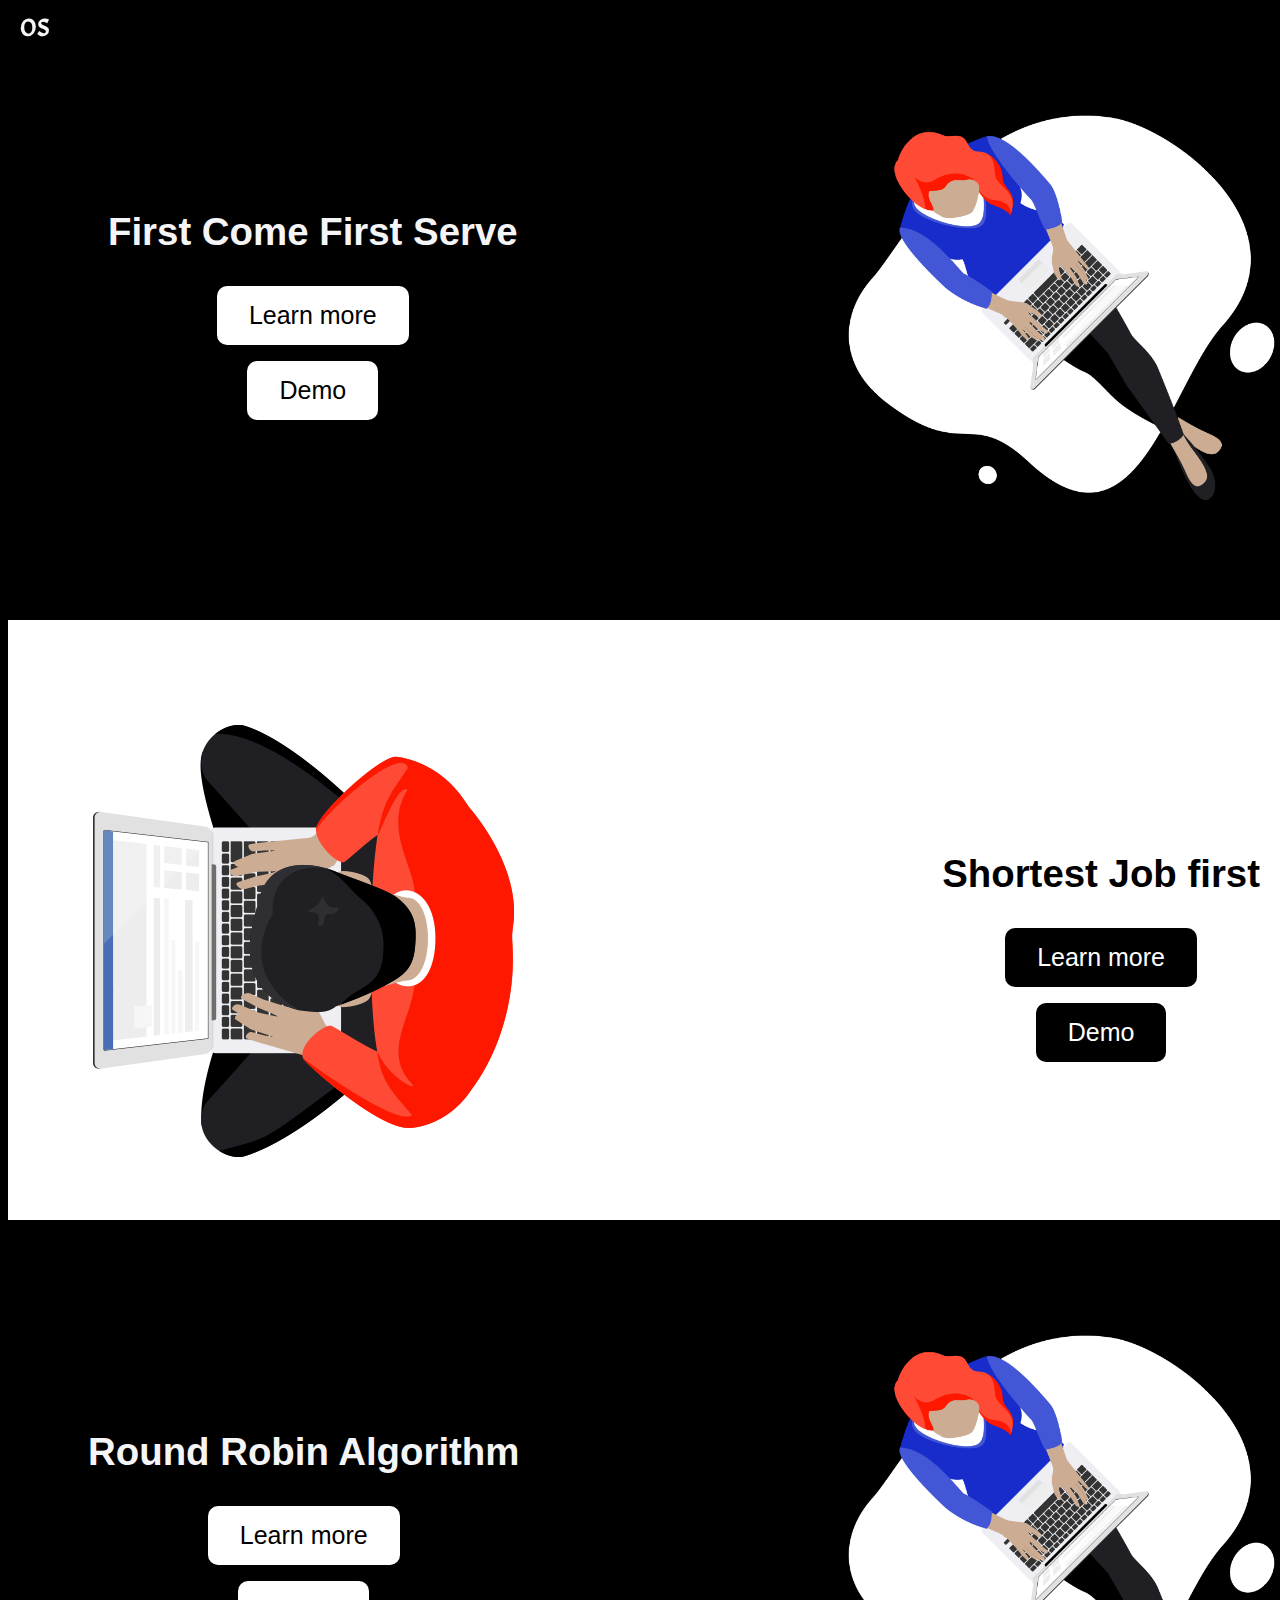
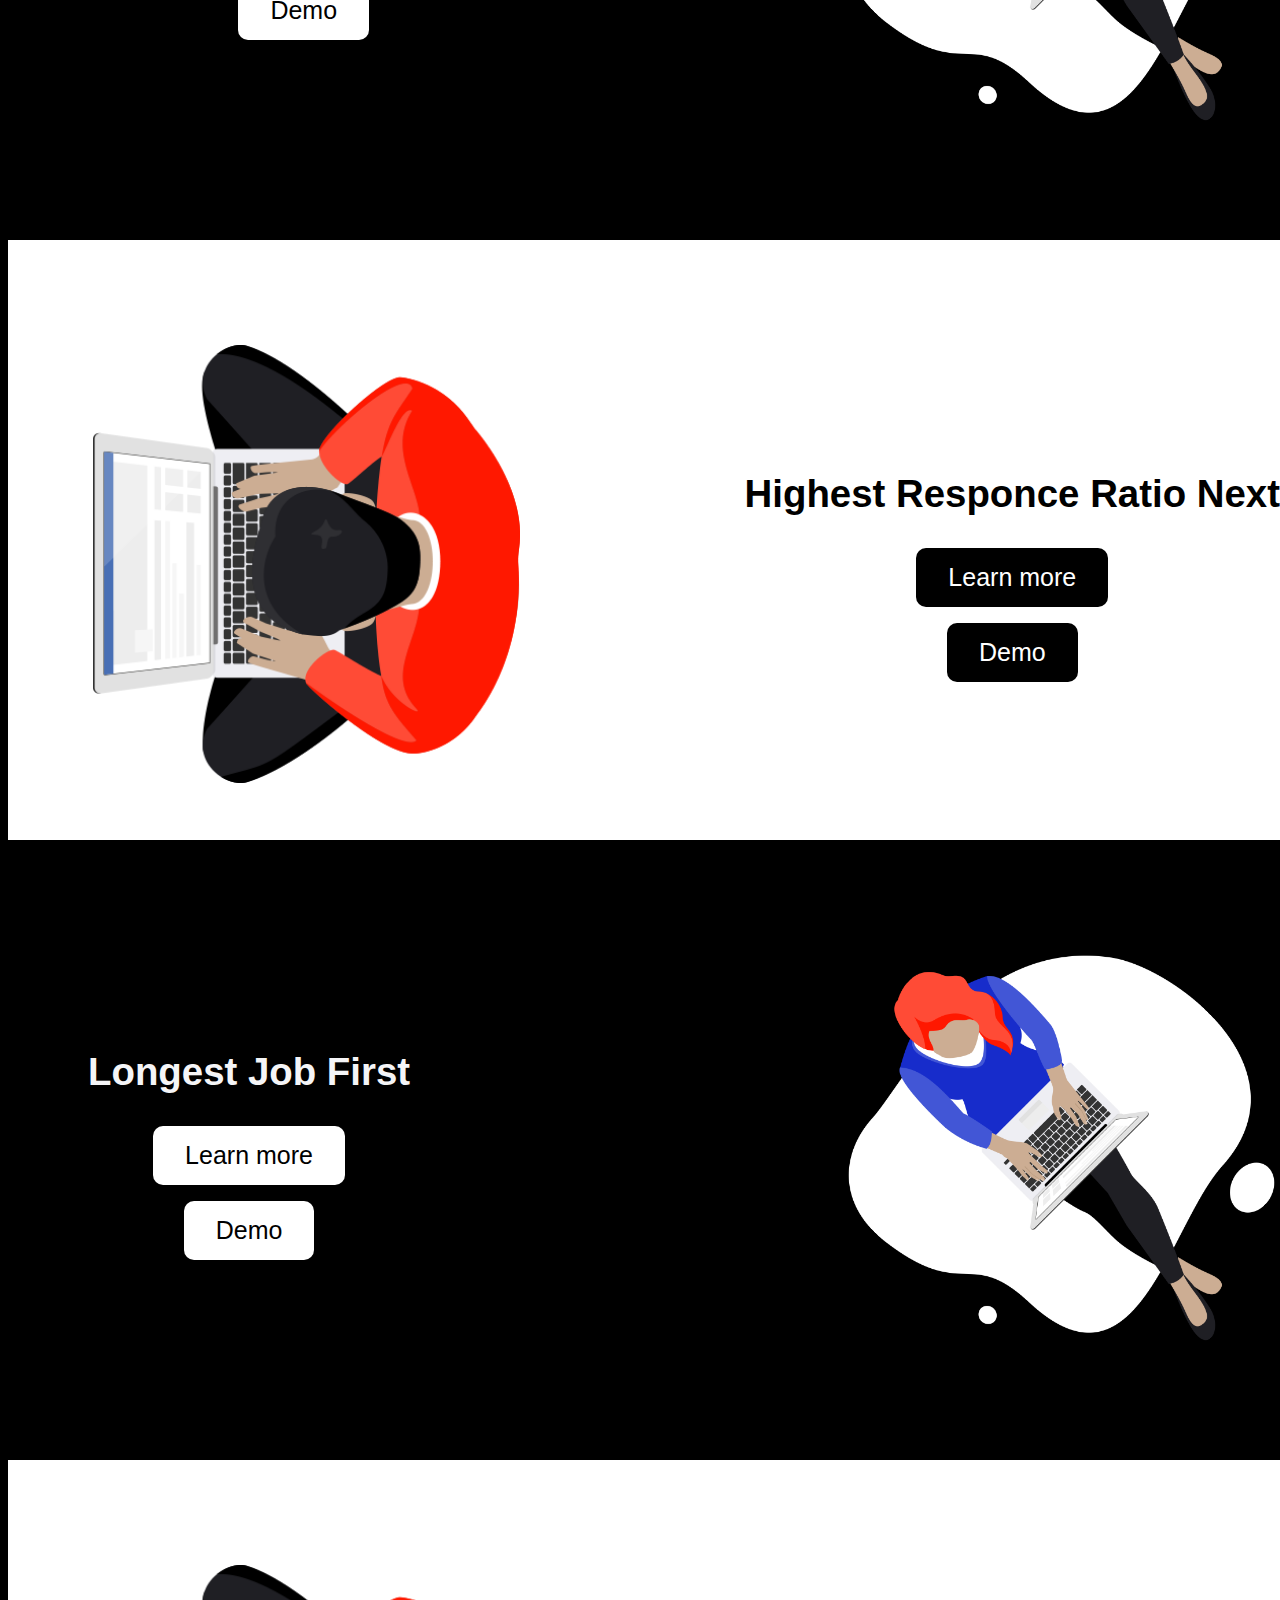
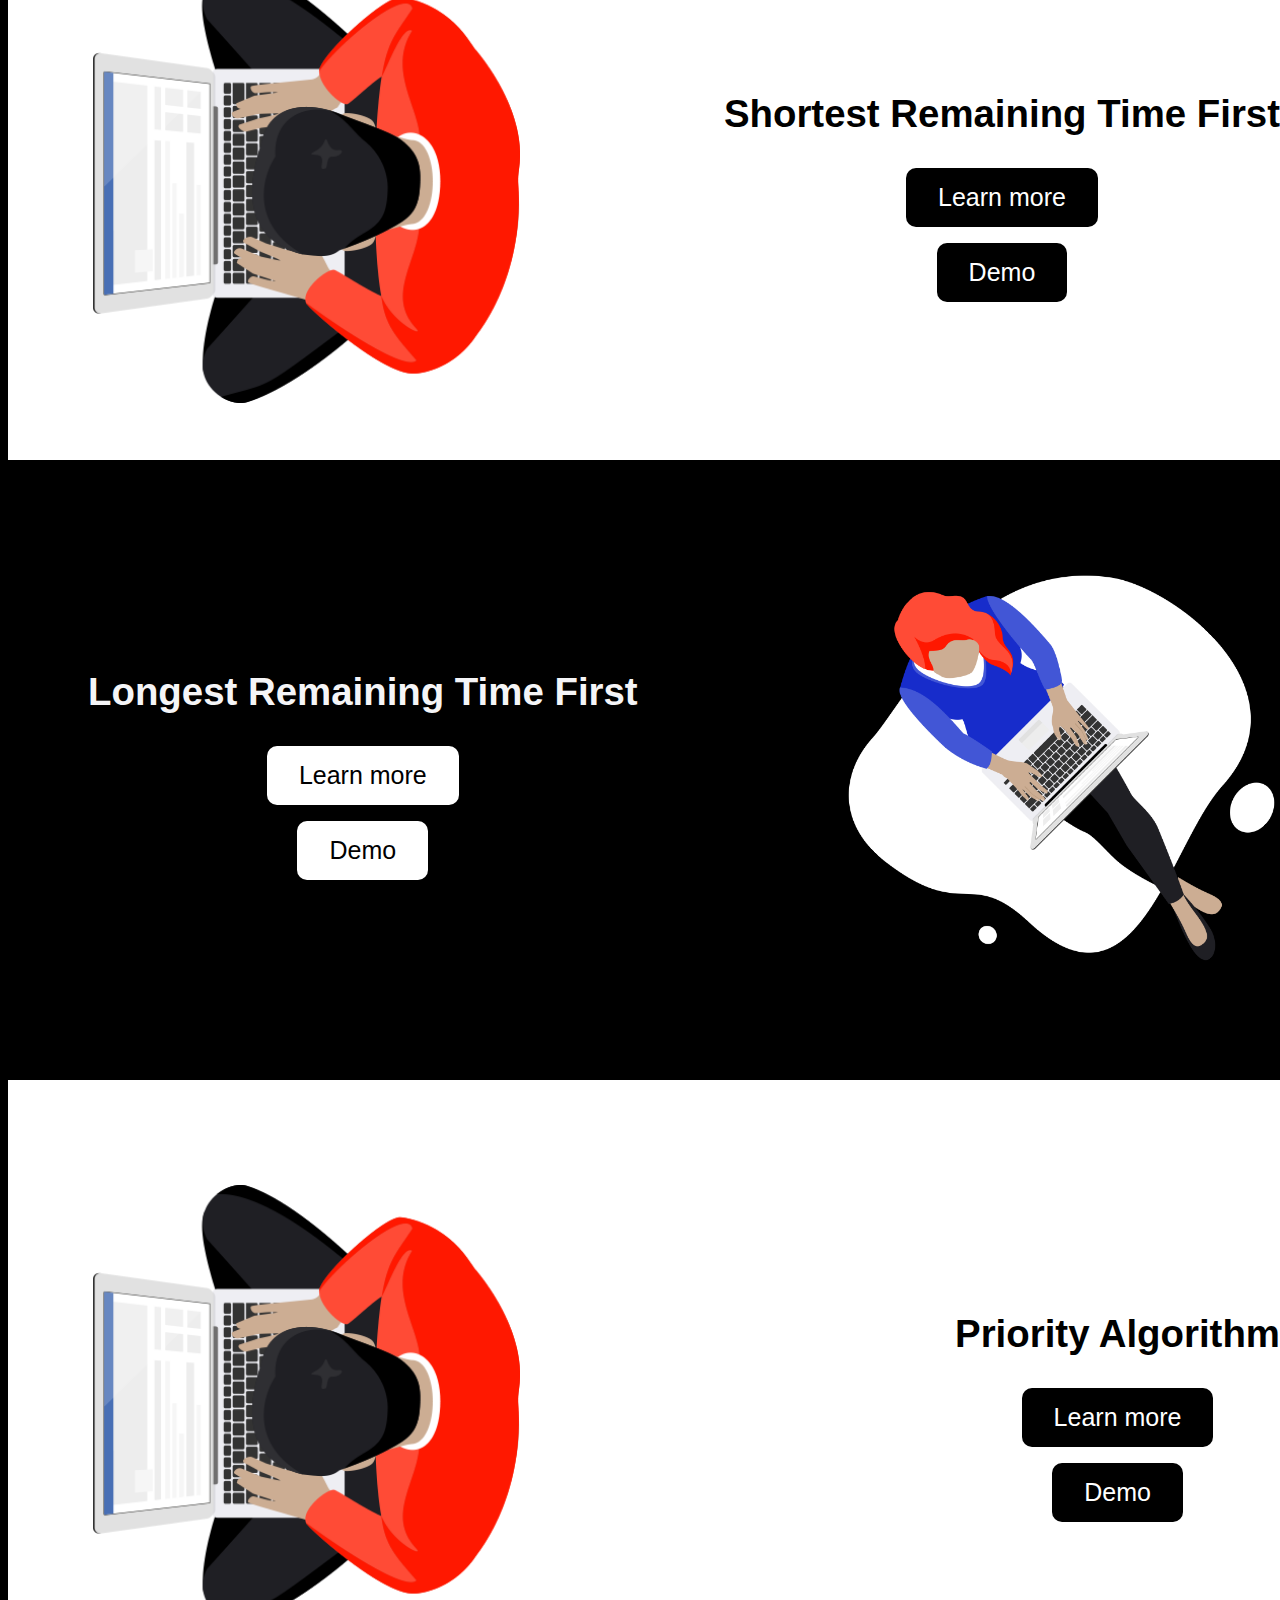
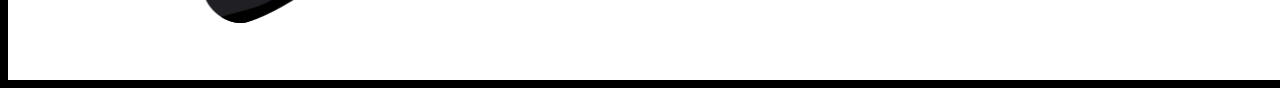
<file: index.html>
<!DOCTYPE html>
<html lang="en">
<head>
    <meta charset="UTF-8">
    <meta name="viewport" content="width=device-width, initial-scale=1.0">
    <title>Document</title>
    <link href="https://fonts.googleapis.com/css2?family=Acme&family=Lobster&display=swap" rel="stylesheet">
    <link rel="stylesheet" href="header.css">
    <style>
        body{
    font-family: -apple-system, BlinkMacSystemFont, 'Segoe UI', Roboto, Oxygen, Ubuntu, Cantarell, 'Open Sans', 'Helvetica Neue', sans-serif;
            background-color: black;
}
       .fcfs{
           background-image: url("");
           background-repeat: no-repeat;
           overflow: hidden;
           width: 1600px;
           height: 500px;
           display: flex;
           margin-top: 10px;
           color: #f5f5f7;
           padding-top: 100px;
       }
       .sjf{
           background-color: white;
           background-repeat: no-repeat;
           overflow: hidden;
           width: 1600px;
           height: 500px;
           display: flex;
           margin-top: 10px;
           color: #f5f5f7;
           padding-top: 50px;
           color:black;
           padding-top: 100px;
       }
       .core{
           padding-left: 5%;
       }
       .core a{
           font-size: 25px;
           color: black;
           background: white;
           border-radius: 10px;
       }
       .core1{
           padding-left: 5%
       }
       .core1 a{
           font-size: 25px;
           color:white;
           background : black;
           border-radius: 10px;
       }

#b1{
  text-align: center;
  padding: 15px 32px;
  display: inline-block;
}
#b2{
text-align: center;
  padding: 15px 32px;
  display: inline-block;
}

a{
text-align: center;
}

p{
text-align: center;
}
.column {
  width: 33.33%;
  padding: 5px;
  position:absolute;
right:0;
}

.column1 {
  width: 33.33%;
  padding: 5px;
  float: left;
position: absolute;
}


        #b1:hover{
            color: white;
            border: 5px solid white;
            background-color: black;
            cursor: pointer;
            
            
        }
        #b2:hover{
            color: black;
            border: 5px solid black;
            background-color: white;
            cursor: pointer;
            
        }

h2{
font-size: 40px;
}
    </style>
</head>
<body>
    <div class="header">
        <div class="left">
            <a href="index.html">OS</a>
        </div>
        <div class="mid">
            <a href="FCFS.html">FCFS</a>
            <a href="SJF.html">SJF</a>
            <a href="RR.html">RR</a>
            <a href="hrrn.html">HRRN</a>
            <a href="ljf.html">LJF</a>
            <a href="srtf.html">SRTF</a>
            <a href="lrtf.html">LRTF</a>
            <a href="pr.html">PRIORITY</a>

        </div>
        <div class="right">
            <a href="about_us.html">about us</a>
        </div>
    </div>

    <div class="fcfs">
        <div class="core">
	<div class="column">
    	<img src="1.png" alt="Snow" style="max-width:100%;height:auto;">
  	</div>
            <div style="height:200px; margin:100px 20px 0px" >
            <h2 style="font-size:3vw;">First Come First Serve</h2>
            <p><a  id="b1" onclick="window.location.href = 'fcfs_info.html';">Learn more </a></p>
            <p><a  id="b1" onclick="window.location.href = 'FCFS.html';">Demo</a></p>
             </div>
         </div>
    </div>
    <div class="sjf">
        <div class="core1">
	<div class="column1">
    	<img src="2.png" alt="Snow" style="max-width:100%;height:auto;">
  	</div>
            <div  style="position:absolute; right:0; height:200px; margin:100px 20px 0px">
            <h2 style="font-size:3vw;">Shortest Job first</h2>
           <p> <a id="b2" onclick="window.location.href = 'sjf_info.html';">Learn more </a></p>
            <p><a id="b2" onclick="window.location.href = 'SJF.html';">Demo</a></p>
        </div>
    </div>
</div>
    <div class="fcfs">
        <div class="core">
	<div class="column">
    	<img src="1.png" alt="Snow" style="width:100%">
  	</div>
            <div style="height:200px; margin:100px 0px 0px">
            <h2 style="font-size:3vw;">Round Robin Algorithm</h2>
            <p><a id="b1" onclick="window.location.href = 'fcfs_info.html';">Learn more </a></p>
            <p><a id="b1" onclick="window.location.href = 'RR.html';">Demo</a></p>
        </div>
    </div>
</div>
    <div class="sjf">
        <div class="core1">
	<div class="column1">
    	<img src="2.png" alt="Snow" style="width:100%">
  	</div>
            <div  style="position:absolute; right:0; height:200px; margin:100px 0px 0px">
            <h2 style="font-size:3vw;">Highest Responce Ratio Next</h2>
           <p> <a id="b2" onclick="window.location.href = 'fcfs_info.html';">Learn more </a></p>
            <p><a id="b2" onclick="window.location.href = 'hrrn.html';">Demo</a></p>
        </div>
    </div>
</div>

 <div class="fcfs">
        <div class="core">
	<div class="column">
    	<img src="1.png" alt="Snow" style="width:100%">
  	</div>
            <div style="height:200px; margin:100px 0px 0px">
            <h2 style="font-size:3vw;">Longest Job First</h2>
            <p><a id="b1" onclick="window.location.href = 'fcfs_info.html';">Learn more </a></p>
            <p><a id="b1" onclick="window.location.href = 'ljf.html';">Demo</a></p>
        </div>
    </div>
</div>

<div class="sjf">
        <div class="core1">
	<div class="column1">
    	<img src="2.png" alt="Snow" style="width:100%">
  	</div>
            <div  style="position:absolute; right:0; height:200px; margin:100px 0px 0px">
            <h2 style="font-size:3vw;">Shortest Remaining Time First</h2>
           <p> <a id="b2" onclick="window.location.href = 'fcfs_info.html';">Learn more </a></p>
            <p><a id="b2" onclick="window.location.href = 'srtf.html';">Demo</a></p>
        </div>
    </div>
</div>

 <div class="fcfs">
        <div class="core">
	<div class="column">
    	<img src="1.png" alt="Snow" style="width:100%">
  	</div>
            <div style="height:200px; margin:100px 0px 0px">
            <h2 style="font-size:3vw;">Longest Remaining Time First</h2>
            <p><a id="b1" onclick="window.location.href = 'fcfs_info.html';">Learn more </a></p>
            <p><a id="b1" onclick="window.location.href = 'lrtf.html';">Demo</a></p>
        </div>
    </div>
</div>
<div class="sjf">
    <div class="core1">
<div class="column1">
    <img src="2.png" alt="Snow" style="width:100%">
  </div>
        <div  style="position:absolute; right:0; height:200px; margin:100px 0px 0px">
        <h2 style="font-size:3vw;">Priority Algorithm</h2>
       <p> <a id="b2" onclick="window.location.href = 'fcfs_info.html';">Learn more </a></p>
        <p><a id="b2" onclick="window.location.href = 'pr.html';">Demo</a></p>
    </div>
</div>
</div>


</body>
</html>
</file>
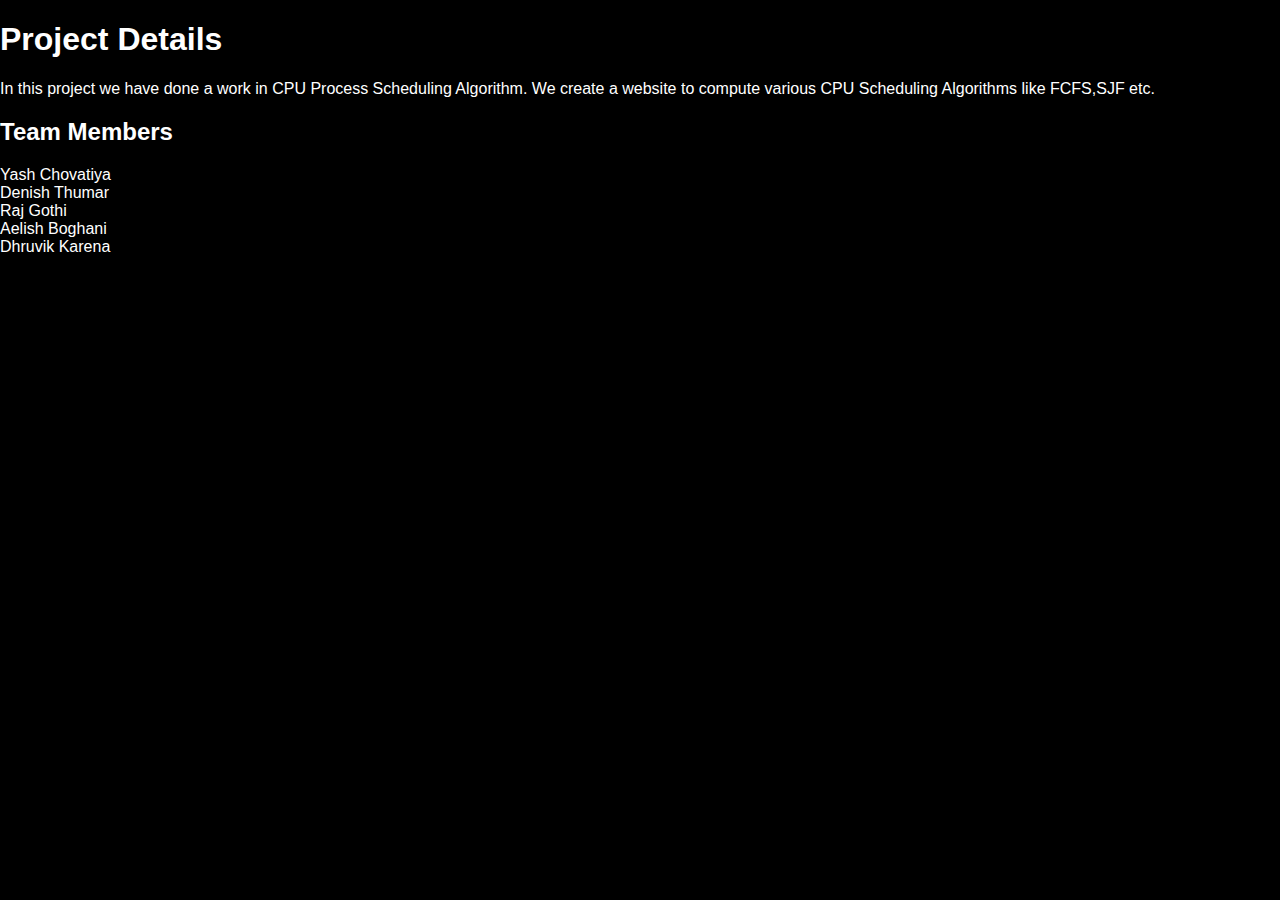
<file: about_us.html>
<!DOCTYPE html>
<!DOCTYPE html>
<html lang="en" dir="ltr">
  <head>
    <meta charset="utf-8">
    <title>About Us</title>
    <style media="screen">
    body {
        color: white;
        font-family: 'Alata', sans-serif;
        margin: 0px;
        padding: 0px;
        background: black;
    }
    </style>
  </head>
  <body>
    <h1>
      Project Details
    </h1>
    <p><li>In this project we have done a work in CPU Process Scheduling Algorithm. We create a website to compute various CPU Scheduling Algorithms like FCFS,SJF etc.</li></p>
<h2>Team Members</h2>
<li>Yash Chovatiya</li>
<li>Denish Thumar</li>
<li>Raj Gothi</li>
<li>Aelish Boghani</li>
<li>Dhruvik Karena</li>
  </body>
</html>
</file>
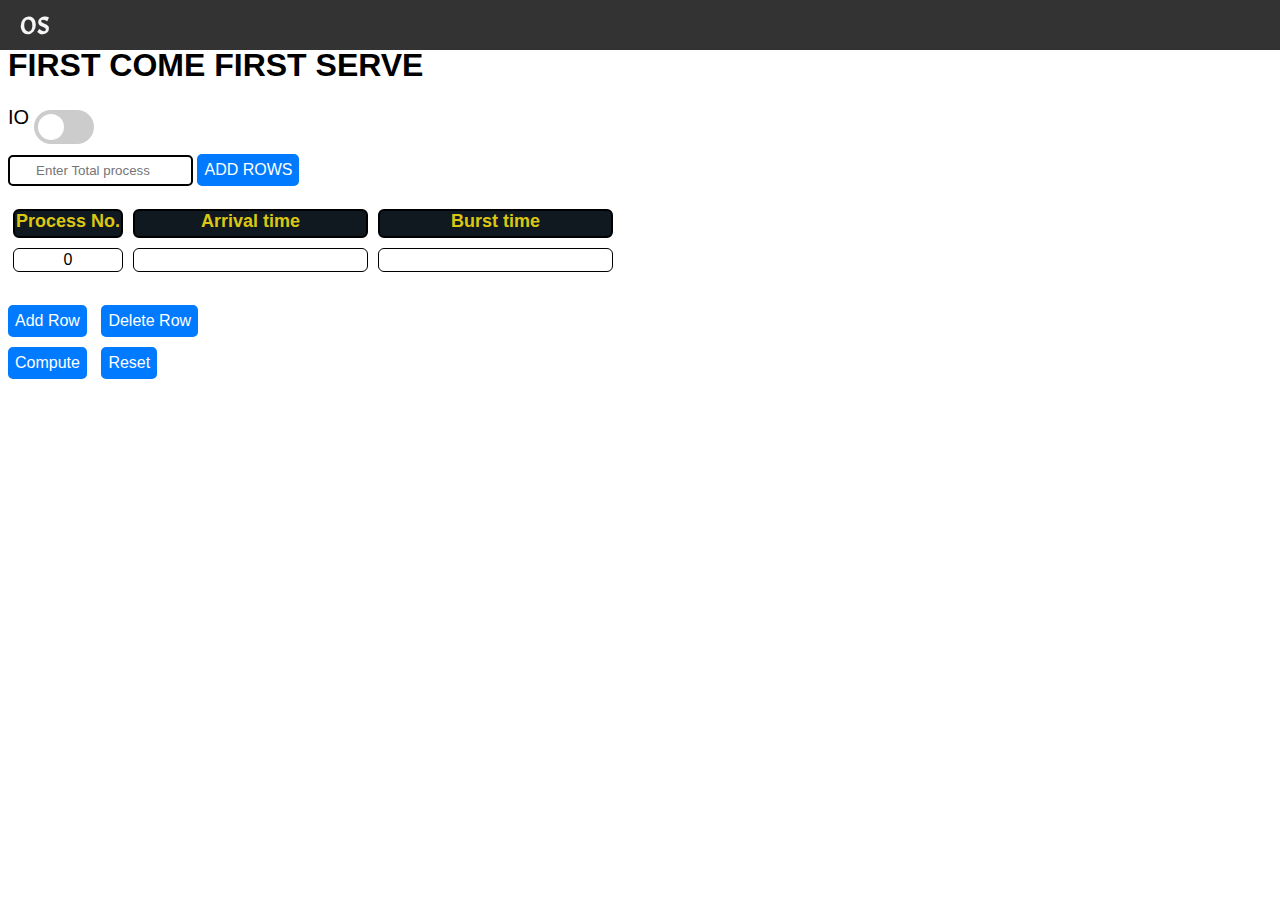
<file: FCFS.html>
<!DOCTYPE html>
<html lang="en">

<head>
    <meta charset="UTF-8">
    <meta name="viewport" content="width=device-width, initial-scale=1.0">
    <title>First come first serve</title>
    <link rel="stylesheet" href="demo.css">
    <link rel="stylesheet" href="header.css">
    <link href="https://fonts.googleapis.com/css2?family=Acme&family=Lobster&display=swap" rel="stylesheet">
</head>

<body>
    <div class="header">
        <div class="left">
            <a href="index.html">OS</a>
        </div>
        <div class="mid">
            <a href="FCFS.html">FCFS</a>
            <a href="SJF.html">SJF</a>
            <a href="RR.html">RR</a>
            <a href="hrrn.html">HRRN</a>
            <a href="ljf.html">LJF</a>
            <a href="srtf.html">SRTF</a>
            <a href="lrtf.html">LRTF</a>
            <a href="pr.html">PRIORITY</a>

        </div>
        <div class="right">
            <a href="about_us.html">about us</a>
        </div>
    </div>

    <br>
    <h1>FIRST COME FIRST SERVE</h1>
    <!-- <button class="btn" id="withoutIO">without IO</button>
    <button class="btn" id="withIO">with IO</button> -->
    <label style="font-size: 20px; width: 60px;height: 34px;">IO</label>
    <label class="switch">
        <input type="checkbox" id="check">
        <span class="slider round"></span>
      </label>
    <br>
    <input type="number" id="process" placeholder="Enter Total process">
    <button class="btn" id="add">ADD ROWS</button>
    <br><br>

    <div id="container">
        <div class="item">Process No.</div>
        <div class="item">Arrival time</div>
        <div class="item">Burst time</div>

        <div class="item ans" style="border: 2px solid black;">Completion Time</div>
        <div class="item ans" style="border: 2px solid black;">Turn Around Time</div>
        <div class="item ans" style="border: 2px solid black;">Waiting Time</div>
    </div>

    <div id="container_IO">
        <div class="item">Process No.</div>
        <div class="item">Total IO</div>
        <div class="item">Arrival time</div>
        <div class="item">Burst time</div>

        <div class="item ans" style="border: 2px solid black;">Completion Time</div>
        <div class="item ans" style="border: 2px solid black;">Turn Around Time</div>
        <div class="item ans" style="border: 2px solid black;">Waiting Time</div>
    </div>
    
    <div id="data">
        <label class="cen">0</label>
        <input type="number" class="cen">
        <input type="number" class="cen">
        <label class="ans"></label>
        <label class="ans"></label>
        <label class="ans"></label>
    </div>

    <div id="data_IO">
        <label class="cen">0</label>
        <input type="number" class="cen">
        <input type="number" class="cen">
        <div class="cen" style="overflow: auto;">
            <input type="number" class="cen_IO" placeholder="BT" style="width:60px;">
        </div>
        <label class="ans"></label>
        <label class="ans"></label>
        <label class="ans"></label>
    </div>
    <br>
    <button id="add_row" class="btn">Add Row</button>
    <button id="delete_row" class="btn">Delete Row</button>
    <br>
    <button id="compute" class="btn">Compute</button>
    <button id="reset" class="btn">Reset</button>
    <br><br>

    <!-- <button id="animate" class="btn">Animate</button> -->

    <div id="animateAll">
        <label class="start"></label>
        <div class="animation">
            <label class="process_animate">p0</label>
        </div>
    </div>

    <div class="avg">
        <span class="b">Average Turn Around Time </span>
        <label class="a" id="avg_tat"></label>
        <span class="b">Average Waiting Time </span>
        <label class="a" id="avg_wat"></label>
    </div>
</body>
<script src="jquery.js"></script>
<script type="module" src="fcfs.js"></script>
<script src="priority-queue.js"></script>

</html>
</file>
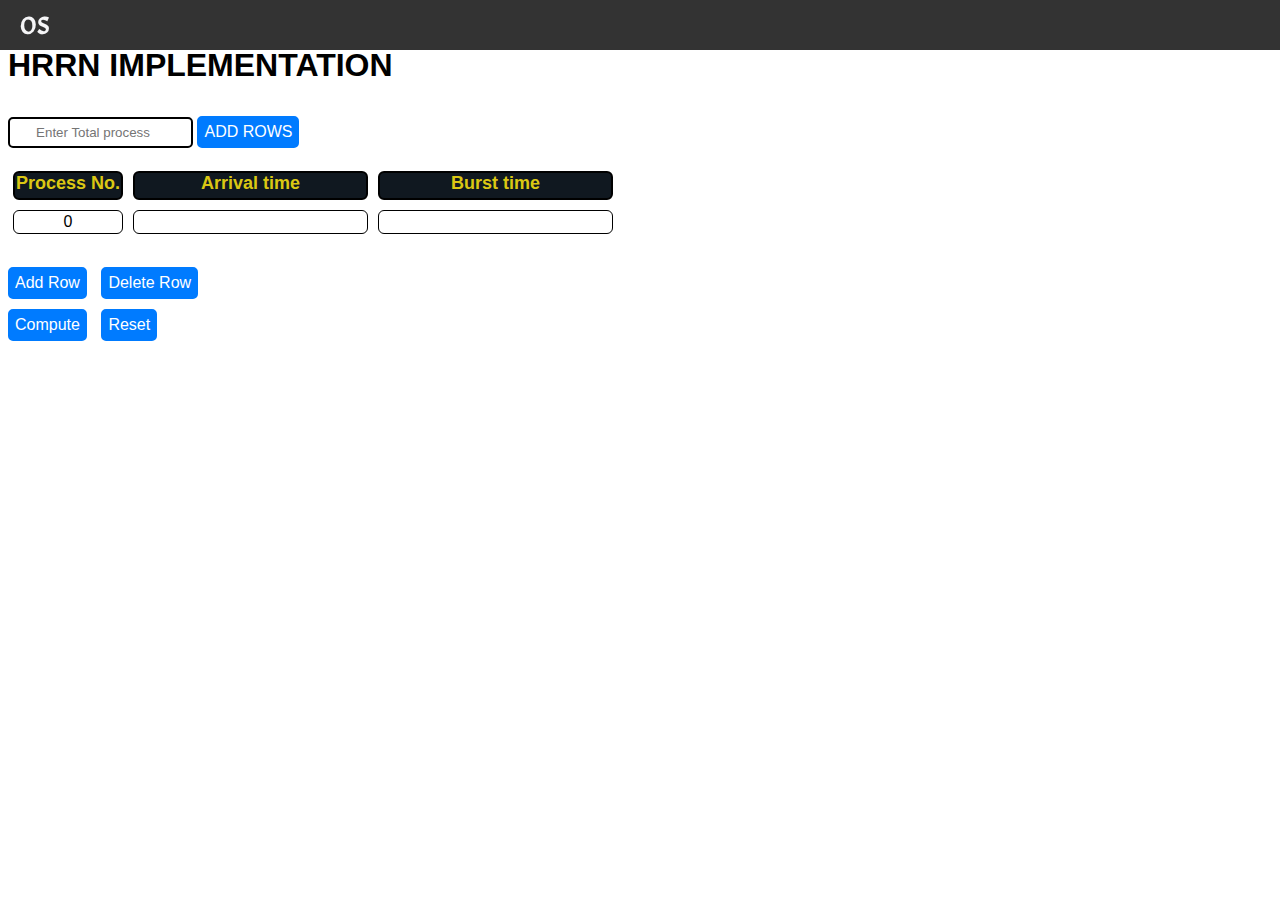
<file: hrrn.html>
<!DOCTYPE html>
<html lang="en">

<head>
    <meta charset="UTF-8">
    <meta name="viewport" content="width=device-width, initial-scale=1.0">
    <title>Highest Response Ratio Next</title>
    <link rel="stylesheet" href="demo.css">
    <link href="https://fonts.googleapis.com/css2?family=Acme&family=Lobster&display=swap" rel="stylesheet">
    <link rel="stylesheet" href="header.css">
</head>

<body>
    <div class="header">
        <div class="left">
            <a href="index.html">OS</a>
        </div>
        <div class="mid">
            <a href="FCFS.html">FCFS</a>
            <a href="SJF.html">SJF</a>
            <a href="RR.html">RR</a>
            <a href="hrrn.html">HRRN</a>
            <a href="ljf.html">LJF</a>
            <a href="srtf.html">SRTF</a>
            <a href="lrtf.html">LRTF</a>
            <a href="pr.html">PRIORITY</a>

        </div>
        <div class="right">
            <a href="about_us.html">about us</a>
        </div>
    </div>

    <br>
    <h1>HRRN IMPLEMENTATION</h1>

    <input type="number" id="process" placeholder="Enter Total process">
    <button class="btn" id="add">ADD ROWS</button>
    <br><br>

    <div id="container">
        <div class="item">Process No.</div>
        <div class="item">Arrival time</div>
        <div class="item">Burst time</div>

        <div class="item ans" style="border: 2px solid black;">Completion Time</div>
        <div class="item ans" style="border: 2px solid black;">Turn Around Time</div>
        <div class="item ans" style="border: 2px solid black;">Waiting Time</div>

    </div>

    <div id="data">
        <label class="cen">0</label>
        <input type="number" class="cen">
        <input type="number" class="cen">
        <label class="ans"></label>
        <label class="ans"></label>
        <label class="ans"></label>
    </div>
    <br>
    <button id="add_row" class="btn">Add Row</button>
    <button id="delete_row" class="btn">Delete Row</button>
    <br>
    <button id="compute" class="btn">Compute</button>
    <button id="reset" class="btn">Reset</button>

    <br><br>

    <!-- <button id="animate" class="btn">Animate</button> -->

    <div id="animateAll">
        <label class="start"></label>
        <div class="animation">
            <label class="process_animate">p0</label>
        </div>
    </div>

    <div class="avg">
        <span class="b">Average Turn Around Time </span>
        <label class="a" id="avg_tat"></label>
        <span class="b">Average Waiting Time </span>
        <label class="a" id="avg_wat"></label>
    </div>
    
</body>
<script src="jquery.js"></script>
<script type="module" src="hrrn.js"></script>

</html>
</file>
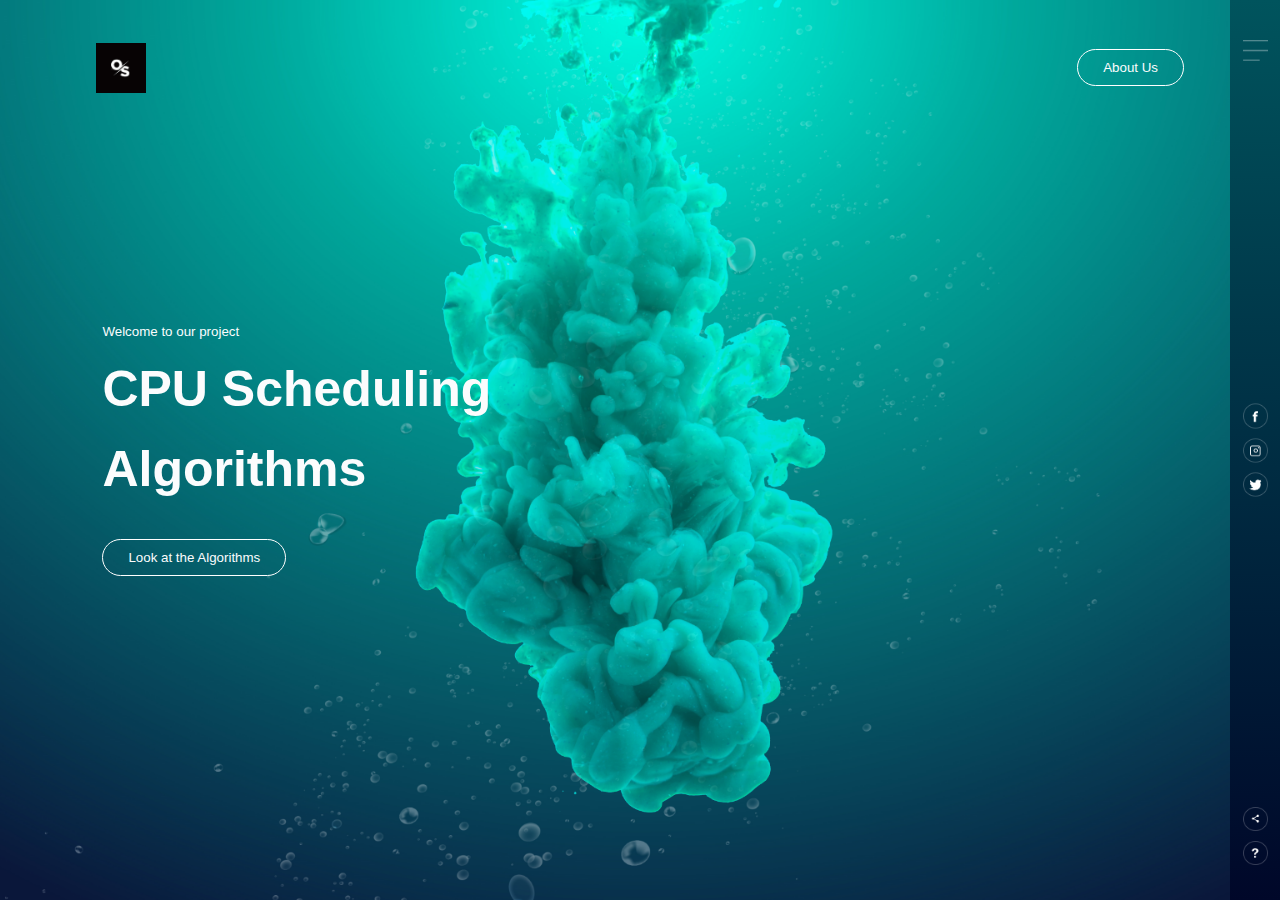
<file: index1.html>
<html>
    <head>
        <title>My First project</title>
        <style media="screen">
          *{
            margin: 0;
            padding: 0;
            font-family: sans-serif;;
          }
          .hero
          {
            width: 100%;
            height: 100vh;
            background-image: url(background.png);
            background-size: cover;
            background-position: center;
            position: relative;
            overflow: hidden;

          }
          .logo
          {
            width: 50px;
            cursor: pointer;
          }
          .navbar
          {
            width: 85%;
            height: 15%;
            margin: auto;
            display: flex;
            align-items: center;
            justify-content: space-between;

          }
          button
          {
            color: #fbfcfd;
            padding: 10px 25px;
            background: transparent;
            border: 1px solid #fff;
            border-radius: 20px;
            outline: none;
            cursor: pointer;
          }
          .content
          {
            color: #fbfcfd;
            position: absolute;
            top: 50%;
            left: 8%;
            transform: translateY(-50%);
            z-index: 2;
          }
          h1{
            font-size: 50px;
            margin: 10px 0 30px;
            line-height: 80px;
          }
          .side-bar {
            width: 50px;
            height: 100vh;
            background: linear-gradient(#00545d,#000729);
            position: absolute;
            right: 0;
            top: 0;

          }
          .menu{
            display: block;
            width: 25px;
            margin: 40px auto 0;
            cursor: pointer;
          }
          .social-links img,.useful-links img{
            width: 25px;
            margin: 5px auto;
            cursor: pointer;
          }
          .social-links{
            width: 50px;
            text-align: center;
            position: absolute;
            top: 50%;
            transform: translateY(-50%);
          }
          .useful-links{
            width: 50px;
            text-align: center;
            position: absolute;
            bottom: 30px;
          }
          .bubbles img{
            width: 50px;
            animation: bubble 4s linear infinite;
          }
          .bubbles{
            width: 100%;
            display: flex;
            align-items: center;
            justify-content: space-around;
            position: absolute;
            bottom: -70px;
          }
          @keyframes bubble {
            0%{
              transform: translateY(0);
              opacity: 0;
            }
            50%{
              opacity: 1;
            }
            70%{
              opacity: 1;
            }
            100%{
              transform: translateY(-80vh);
              opacity: 0;
            }

          }
          .bubbles img:nth-child(1){
            animation-delay: 2s;
            width: 25px;
          }
          .bubbles img:nth-child(2){
            animation-delay: 1s;
          }
          .bubbles img:nth-child(3){
            animation-delay: 3s;
            width: 25px;
          }
          .bubbles img:nth-child(4){
            animation-delay: 4.5s;
          }
          .bubbles img:nth-child(5){
            animation-delay: 3s;
          }
          .bubbles img:nth-child(6){
            animation-delay: 6s;
            width: 20px;
          }
          .bubbles img:nth-child(7){
            animation-delay: 7s;
            width: 35px;
          }
          a
          {
            color: white;
          }

        </style>
    </head>
    <body>
        <div class="hero">

          <div class="navbar">
            <img src="os.png" alt="" class="logo">
            <button type="button" name="button" onclick="window.location.href = 'about_us.html';">About Us</button>

          </div>

          <div class="content">
            <small>Welcome to our project</small>
            <h1>CPU Scheduling <br>Algorithms</h1>
            <button type="button" name="button" onclick="window.location.href = 'home.html';" >Look at the Algorithms</button>


          </div>

          <div class="side-bar">
            <img src="menu.png" alt="" class="menu">

            <div class="social-links">
              <img src="fb.png" >
              <img src="ig.png" >
              <img src="tw.png" >
            </div>

              <div class="useful-links">
                <img src="share.png" >
                <img src="info.png" >
              </div>

          </div>

          <div class="bubbles">
            <img src="bubble.png">
            <img src="bubble.png">
            <img src="bubble.png">
            <img src="bubble.png">
            <img src="bubble.png">
            <img src="bubble.png">
            <img src="bubble.png">
          </div>


        </div>
    </body>
</html>
</file>
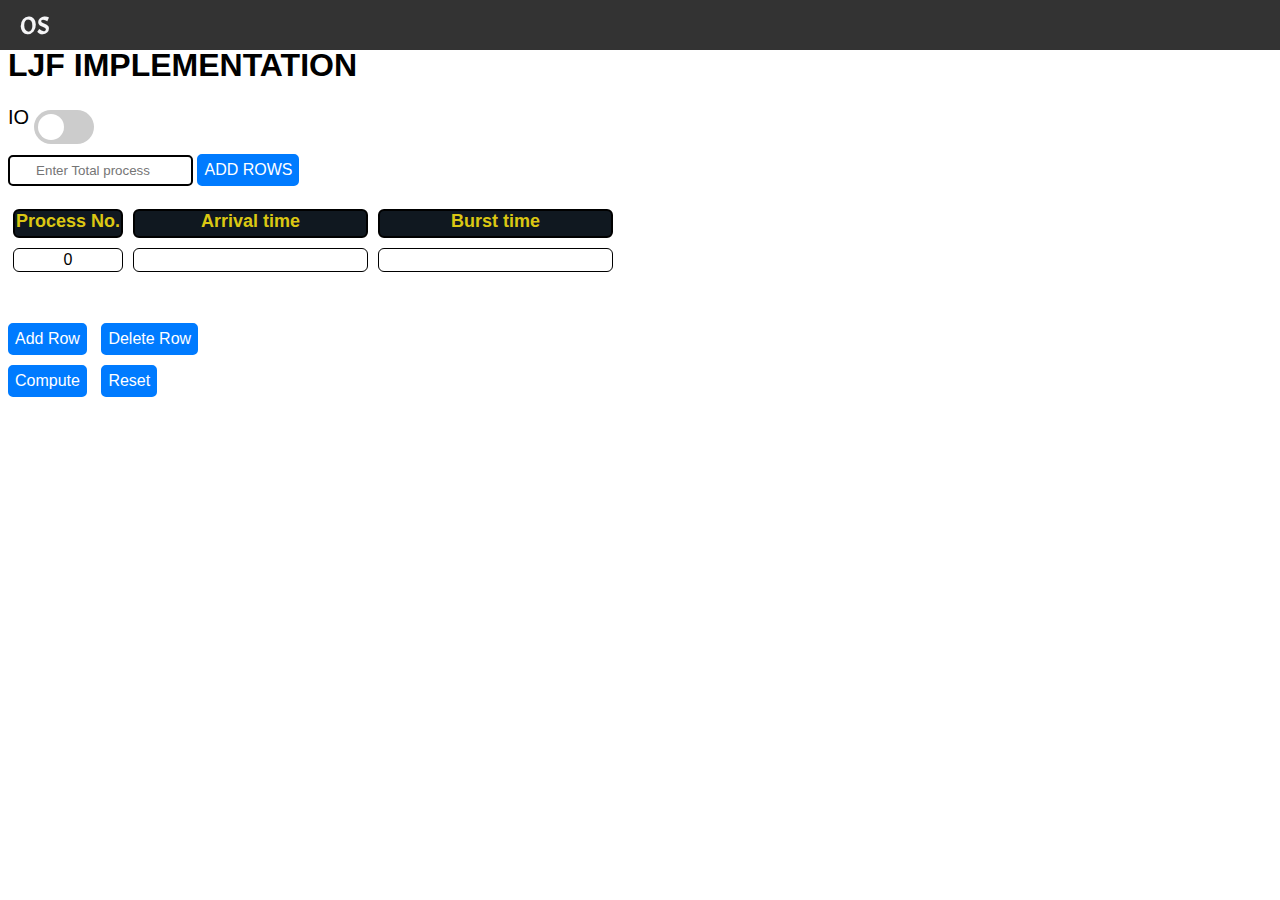
<file: ljf.html>
<!DOCTYPE html>
<html lang="en">

<head>
    <meta charset="UTF-8">
    <meta name="viewport" content="width=device-width, initial-scale=1.0">
    <title>priority</title>
    <link rel="stylesheet" href="demo.css">
    <link rel="stylesheet" href="header.css">
    <link href="https://fonts.googleapis.com/css2?family=Acme&family=Lobster&display=swap" rel="stylesheet">
</head>

<body>
    <div class="header">
        <div class="left">
            <a href="index.html">OS</a>
        </div>
        <div class="mid">
            <a href="FCFS.html">FCFS</a>
            <a href="SJF.html">SJF</a>
            <a href="RR.html">RR</a>
            <a href="hrrn.html">HRRN</a>
            <a href="ljf.html">LJF</a>
            <a href="srtf.html">SRTF</a>
            <a href="lrtf.html">LRTF</a>
            <a href="pr.html">PRIORITY</a>

        </div>
        <div class="right">
            <a href="about_us.html">about us</a>
        </div>
    </div>
    <br>
    <div></div>
    <h1>LJF IMPLEMENTATION</h1>
    <label style="font-size: 20px; width: 60px;height: 34px;">IO</label>
    <label class="switch">
        <input type="checkbox" id="check">
        <span class="slider round"></span>
    </label>
    <br>
    <input type="number" id="process" placeholder="Enter Total process">
    <button class="btn" id="add">ADD ROWS</button>
    <br><br>

    <div id="container">
        <div class="item">Process No.</div>
        <div class="item">Arrival time</div>
        <div class="item">Burst time</div>

        <div class="item ans" style="border: 2px solid black;">Completion Time</div>
        <div class="item ans" style="border: 2px solid black;">Turn Around Time</div>
        <div class="item ans" style="border: 2px solid black;">Waiting Time</div>

    </div>

    <div id="container_IO">
        <div class="item">Process No.</div>
        <div class="item">Total IO</div>
        <div class="item">Arrival time</div>
        <div class="item">Burst time</div>

        <div class="item ans" style="border: 2px solid black;">Completion Time</div>
        <div class="item ans" style="border: 2px solid black;">Turn Around Time</div>
        <div class="item ans" style="border: 2px solid black;">Waiting Time</div>

    </div>

    <div id="data">
        <label class="cen">0</label>
        <input type="number" class="cen">
        <input type="number" class="cen">
        <label class="ans"></label>
        <label class="ans"></label>
        <label class="ans"></label>
    </div>

    <div id="data_IO">
        <label class="cen">0</label>
        <input type="number" class="cen">
        <input type="number" class="cen">
        <div class="cen" style="overflow: auto;">
            <input type="number" class="cen_IO" placeholder="BT" style="width:60px;">
        </div>
        <label class="ans"></label>
        <label class="ans"></label>
        <label class="ans"></label>
    </div>
    <br>
    <br>
    <button id="add_row" class="btn">Add Row</button>
    <button id="delete_row" class="btn">Delete Row</button>
    <br>
    <button id="compute" class="btn">Compute</button>
    <button id="reset" class="btn">Reset</button>

    <br><br>

    <!-- <button id="animate" class="btn">Animate</button> -->

    <div id="animateAll">
        <label class="start"></label>
        <div class="animation">
            <label class="process_animate">p0</label>
        </div>
    </div>

    <div class="avg">
        <span class="b">Average Turn Around Time </span>
        <label class="a" id="avg_tat"></label>
        <span class="b">Average Waiting Time </span>
        <label class="a" id="avg_wat"></label>
    </div>
    
</body>
<script src="jquery.js"></script>
<script src="ljf.js"></script>
</html>
</file>
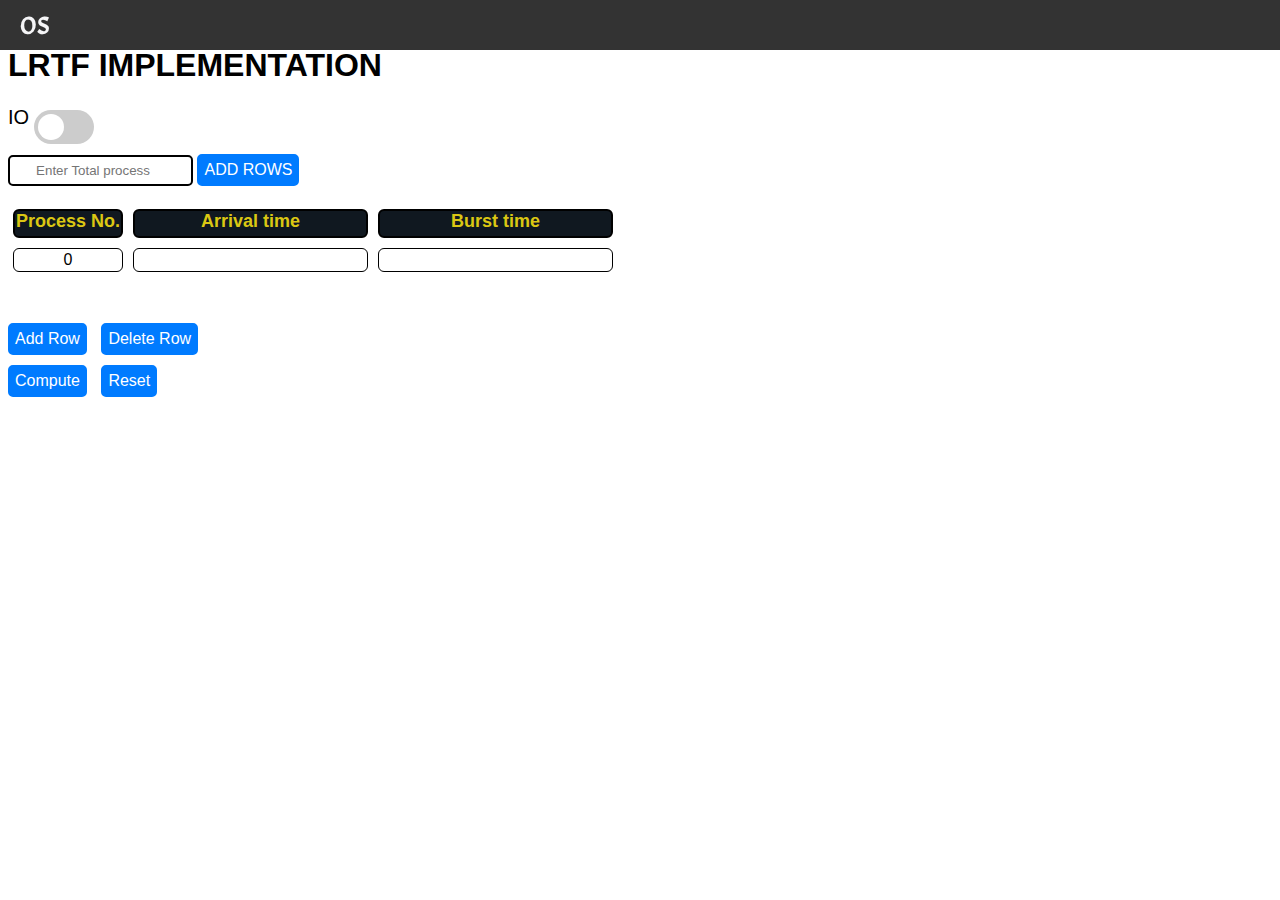
<file: lrtf.html>
<!DOCTYPE html>
<html lang="en">

<head>
    <meta charset="UTF-8">
    <meta name="viewport" content="width=device-width, initial-scale=1.0">
    <title>Longest Remaining Time First</title>
    <link rel="stylesheet" href="demo.css">
    <link href="https://fonts.googleapis.com/css2?family=Acme&family=Lobster&display=swap" rel="stylesheet">
    <link rel="stylesheet" href="header.css">
</head>

<body>
    <div class="header">
        <div class="left">
            <a href="index.html">OS</a>
        </div>
        <div class="mid">
            <a href="FCFS.html">FCFS</a>
            <a href="SJF.html">SJF</a>
            <a href="RR.html">RR</a>
            <a href="hrrn.html">HRRN</a>
            <a href="ljf.html">LJF</a>
            <a href="srtf.html">SRTF</a>
            <a href="lrtf.html">LRTF</a>
            <a href="pr.html">PRIORITY</a>

        </div>
        <div class="right">
            <a href="about_us.html">about us</a>
        </div>
    </div>
    <br>
    <h1>LRTF IMPLEMENTATION</h1>

    <label style="font-size: 20px; width: 60px;height: 34px;">IO</label>
    <label class="switch">
        <input type="checkbox" id="check">
        <span class="slider round"></span>
    </label>
    <br>
    <input type="number" id="process" placeholder="Enter Total process">
    <button class="btn" id="add">ADD ROWS</button>
    <br><br>

    <div id="container">
        <div class="item">Process No.</div>
        <div class="item">Arrival time</div>
        <div class="item">Burst time</div>

        <div class="item ans" style="border: 2px solid black;">Completion Time</div>
        <div class="item ans" style="border: 2px solid black;">Turn Around Time</div>
        <div class="item ans" style="border: 2px solid black;">Waiting Time</div>

    </div>

    <div id="container_IO">
        <div class="item">Process No.</div>
        <div class="item">Total IO</div>
        <div class="item">Arrival time</div>
        <div class="item">Burst time</div>

        <div class="item ans" style="border: 2px solid black;">Completion Time</div>
        <div class="item ans" style="border: 2px solid black;">Turn Around Time</div>
        <div class="item ans" style="border: 2px solid black;">Waiting Time</div>

    </div>

    <div id="data">
        <label class="cen">0</label>
        <input type="number" class="cen">
        <input type="number" class="cen">
        <label class="ans"></label>
        <label class="ans"></label>
        <label class="ans"></label>
    </div>

    <div id="data_IO">
        <label class="cen">0</label>
        <input type="number" class="cen">
        <input type="number" class="cen">
        <div class="cen" style="overflow: auto;">
            <input type="number" class="cen_IO" placeholder="BT" style="width:60px;">
        </div>
        <label class="ans"></label>
        <label class="ans"></label>
        <label class="ans"></label>
    </div>
    <br>
    <br>
    <button id="add_row" class="btn">Add Row</button>
    <button id="delete_row" class="btn">Delete Row</button>
    <br>
    <button id="compute" class="btn">Compute</button>
    <button id="reset" class="btn">Reset</button>

    <br><br>

    <!-- <button id="animate" class="btn">Animate</button> -->

    <div id="animateAll">
        <label class="start"></label>
        <div class="animation">
            <label class="process_animate">p0</label>
        </div>
    </div>

    <div class="avg">
        <span class="b">Average Turn Around Time </span>
        <label class="a" id="avg_tat"></label>
        <span class="b">Average Waiting Time </span>
        <label class="a" id="avg_wat"></label>
    </div>
    
    
</body>
<script src="jquery.js"></script>
<script type="module" src="lrtf.js"></script>
</html>
</file>
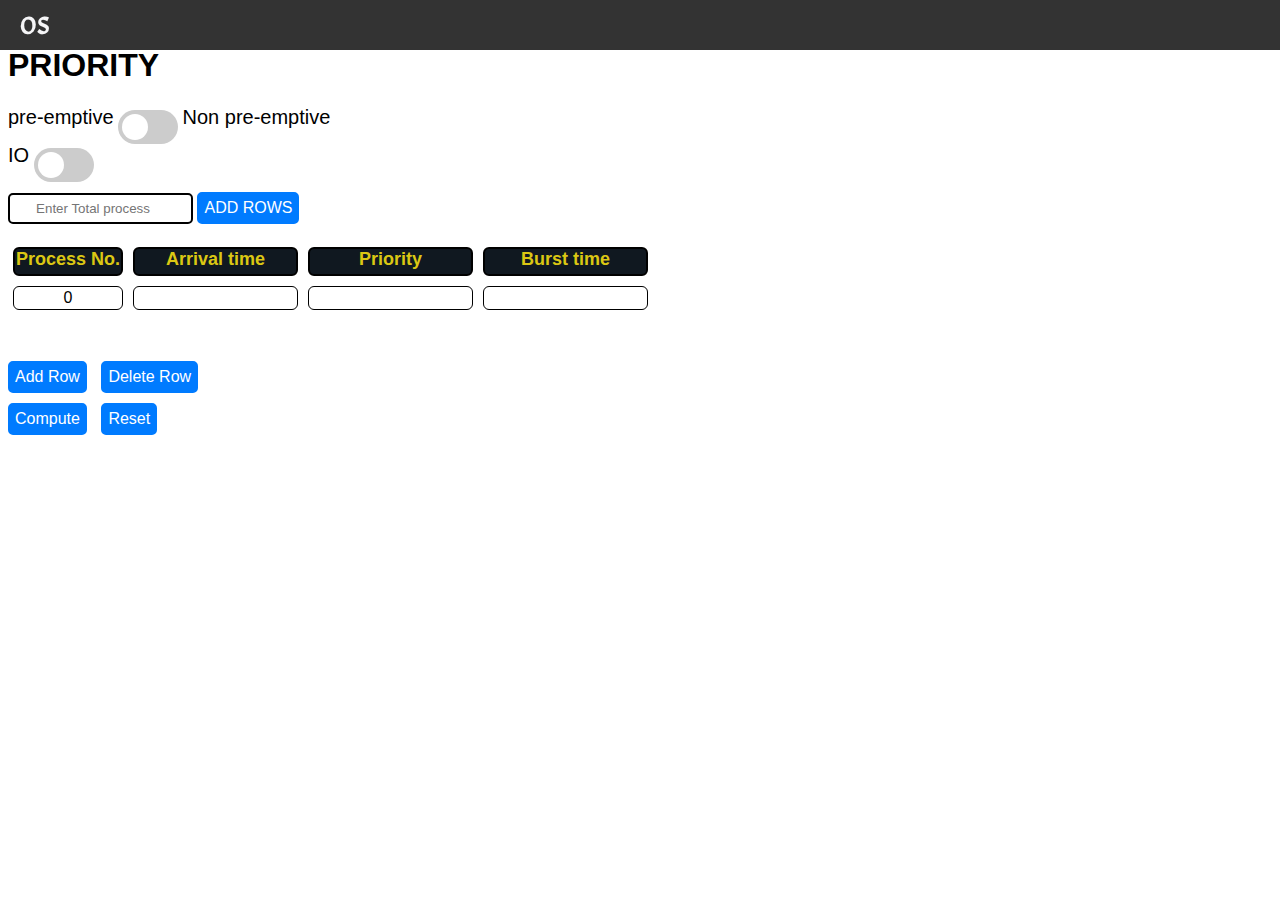
<file: pr.html>
<!DOCTYPE html>
<html lang="en">

<head>
    <meta charset="UTF-8">
    <meta name="viewport" content="width=device-width, initial-scale=1.0">
    <title>priority</title>
    <link rel="stylesheet" href="demo.css">
    <link rel="stylesheet" href="header.css">
    <link href="https://fonts.googleapis.com/css2?family=Acme&family=Lobster&display=swap" rel="stylesheet">
    <style>
      

        #data {
            display: grid;
            grid-template-columns: 120px 175px 175px 175px 175px 175px 175px;
        }

        #container {
            display: grid;
            grid-template-columns: 120px 175px 175px 175px 175px 175px 175px;
        }

        #container_IO {
            display: none;
            grid-template-columns: 120px 100px 200px 200px 300px 200px 200px 200px;
        }

        #data_IO {
            display: none;
            grid-template-columns: 120px 100px 200px 200px 300px 200px 200px 200px;
        }
    </style>
</head>

<body>
    <div class="header">
        <div class="left">
            <a href="index.html">OS</a>
        </div>
        <div class="mid">
            <a href="FCFS.html">FCFS</a>
            <a href="SJF.html">SJF</a>
            <a href="RR.html">RR</a>
            <a href="hrrn.html">HRRN</a>
            <a href="ljf.html">LJF</a>
            <a href="srtf.html">SRTF</a>
            <a href="lrtf.html">LRTF</a>
            <a href="pr.html">PRIORITY</a>

        </div>
        <div class="right">
            <a href="about_us.html">about us</a>
        </div>
    </div>
    <br>
    <div></div>
    <h1>PRIORITY</h1>
    <label style="font-size: 20px; width: 60px;height: 34px;">pre-emptive</label>
    <label class="switch">
        <input type="checkbox" id="check">
        <span class="slider round"></span>
    </label>
    <label style="font-size: 20px; width: 60px;height: 34px;">Non pre-emptive</label>
    <br>
    <label style="font-size: 20px; width: 60px;height: 34px;">IO</label>
    <label class="switch">
        <input type="checkbox" id="check1">
        <span class="slider round"></span>
    </label>
    <br>
    <input type="number" id="process" placeholder="Enter Total process">
    <button class="btn" id="add">ADD ROWS</button>
    <br><br>

    <div id="container">
        <div class="item">Process No.</div>
        <div class="item">Arrival time</div>
        <div class="item">Priority</div>
        <div class="item">Burst time</div>

        <div class="item ans" style="border: 2px solid black;">Completion Time</div>
        <div class="item ans" style="border: 2px solid black;">Turn Around Time</div>
        <div class="item ans" style="border: 2px solid black;">Waiting Time</div>

    </div>

    <div id="container_IO">
        <div class="item">Process No.</div>
        <div class="item">Total IO</div>
        <div class="item">Arrival time</div>
        <div class="item">Priority</div>
        <div class="item">Burst time</div>

        <div class="item ans" style="border: 2px solid black;">Completion Time</div>
        <div class="item ans" style="border: 2px solid black;">Turn Around Time</div>
        <div class="item ans" style="border: 2px solid black;">Waiting Time</div>

    </div>

    <div id="data">
        <label class="cen">0</label>
        <input type="number" class="cen">
        <input type="number" class="cen">
        <input type="number" class="cen">
        <label class="ans"></label>
        <label class="ans"></label>
        <label class="ans"></label>
    </div>

    <div id="data_IO">
        <label class="cen">0</label>
        <input type="number" class="cen">
        <input type="number" class="cen">
        <input type="number" class="cen">
        <div class="cen" style="overflow: auto;">
            <input type="number" class="cen_IO" placeholder="BT" style="width:60px;">
        </div>
        <label class="ans"></label>
        <label class="ans"></label>
        <label class="ans"></label>
    </div>
    <br>
    <br>
    <button id="add_row" class="btn">Add Row</button>
    <button id="delete_row" class="btn">Delete Row</button>
    <br>
    <button id="compute" class="btn">Compute</button>
    <button id="reset" class="btn">Reset</button>

    <br><br>

    <!-- <button id="animate" class="btn">Animate</button> -->

    <div id="animateAll">
        <label class="start"></label>
        <div class="animation">
            <label class="process_animate">p0</label>
        </div>
    </div>

    <div class="avg">
        <span class="b">Average Turn Around Time </span>
        <label class="a" id="avg_tat"></label>
        <span class="b">Average Waiting Time </span>
        <label class="a" id="avg_wat"></label>
    </div>
    
</body>
<script src="jquery.js"></script>
<script type="module" src="pr.js"></script>
<script src="priority-queue.js"></script>
</html>
</file>
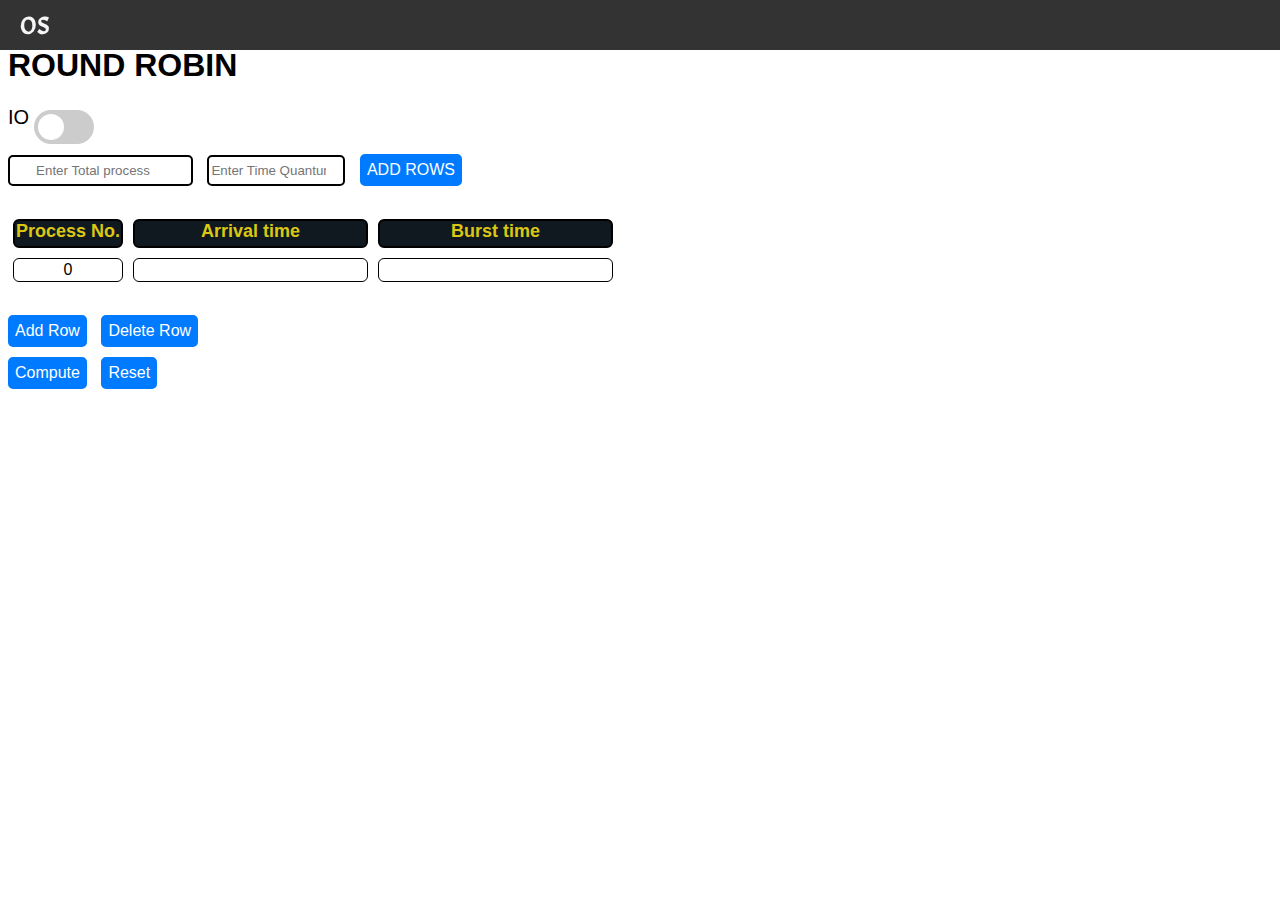
<file: RR.html>
<!DOCTYPE html>
<html lang="en">

<head>
    <meta charset="UTF-8">
    <meta name="viewport" content="width=device-width, initial-scale=1.0">
    <title>Round Robin</title>
    <link rel="stylesheet" href="demo.css">
    <link href="https://fonts.googleapis.com/css2?family=Acme&family=Lobster&display=swap" rel="stylesheet">
    <link rel="stylesheet" href="header.css">
</head>

<body>
    <div class="header">
        <div class="left">
            <a href="index.html">OS</a>
        </div>
        <div class="mid">
            <a href="FCFS.html">FCFS</a>
            <a href="SJF.html">SJF</a>
            <a href="RR.html">RR</a>
            <a href="hrrn.html">HRRN</a>
            <a href="ljf.html">LJF</a>
            <a href="srtf.html">SRTF</a>
            <a href="lrtf.html">LRTF</a>
            <a href="pr.html">PRIORITY</a>

        </div>
        <div class="right">
            <a href="about_us.html">about us</a>
        </div>
    </div>

    <br>
    <h1>ROUND ROBIN</h1>

    <label style="font-size: 20px; width: 60px;height: 34px;">IO</label>
    <label class="switch">
        <input type="checkbox" id="check">
        <span class="slider round"></span>
      </label>
    <br>
    <input type="number" id="process" placeholder="Enter Total process">
    <input type="number" id="timeQ" placeholder="Enter Time Quantum">
    <button class="btn" id="add">ADD ROWS</button>
    <br><br>

    <div id="container">
        <div class="item">Process No.</div>
        <div class="item">Arrival time</div>
        <div class="item">Burst time</div>

        <div class="item ans" style="border: 2px solid black;">Completion Time</div>
        <div class="item ans" style="border: 2px solid black;">Turn Around Time</div>
        <div class="item ans" style="border: 2px solid black;">Waiting Time</div>
    </div>

    <div id="container_IO">
        <div class="item">Process No.</div>
        <div class="item">Total IO</div>
        <div class="item">Arrival time</div>
        <div class="item">Burst time</div>

        <div class="item ans" style="border: 2px solid black;">Completion Time</div>
        <div class="item ans" style="border: 2px solid black;">Turn Around Time</div>
        <div class="item ans" style="border: 2px solid black;">Waiting Time</div>
    </div>
    
    <div id="data">
        <label class="cen">0</label>
        <input type="number" class="cen">
        <input type="number" class="cen">
        <label class="ans"></label>
        <label class="ans"></label>
        <label class="ans"></label>
    </div>

    <div id="data_IO">
        <label class="cen">0</label>
        <input type="number" class="cen">
        <input type="number" class="cen">
        <div class="cen" style="overflow: auto;">
            <input type="number" class="cen_IO" placeholder="BT" style="width:60px;">
        </div>
        <label class="ans"></label>
        <label class="ans"></label>
        <label class="ans"></label>
    </div>
    <br>
    <button id="add_row" class="btn">Add Row</button>
    <button id="delete_row" class="btn">Delete Row</button>
    <br>
    <button id="compute" class="btn">Compute</button>
    <button id="reset" class="btn">Reset</button>
    <br><br>

    <!-- <button id="animate" class="btn">Animate</button> -->

    <div id="animateAll">
        <label class="start"></label>
        <div class="animation">
            <label class="process_animate">p0</label>
        </div>
    </div>

    <div class="avg">
        <span class="b">Average Turn Around Time </span>
        <label class="a" id="avg_tat"></label>
        <span class="b">Average Waiting Time </span>
        <label class="a" id="avg_wat"></label>
    </div>
    
</body>
<script src="jquery.js"></script>
<script src="RR.js"></script>
<script src="priority-queue.js"></script>
</html>
</file>
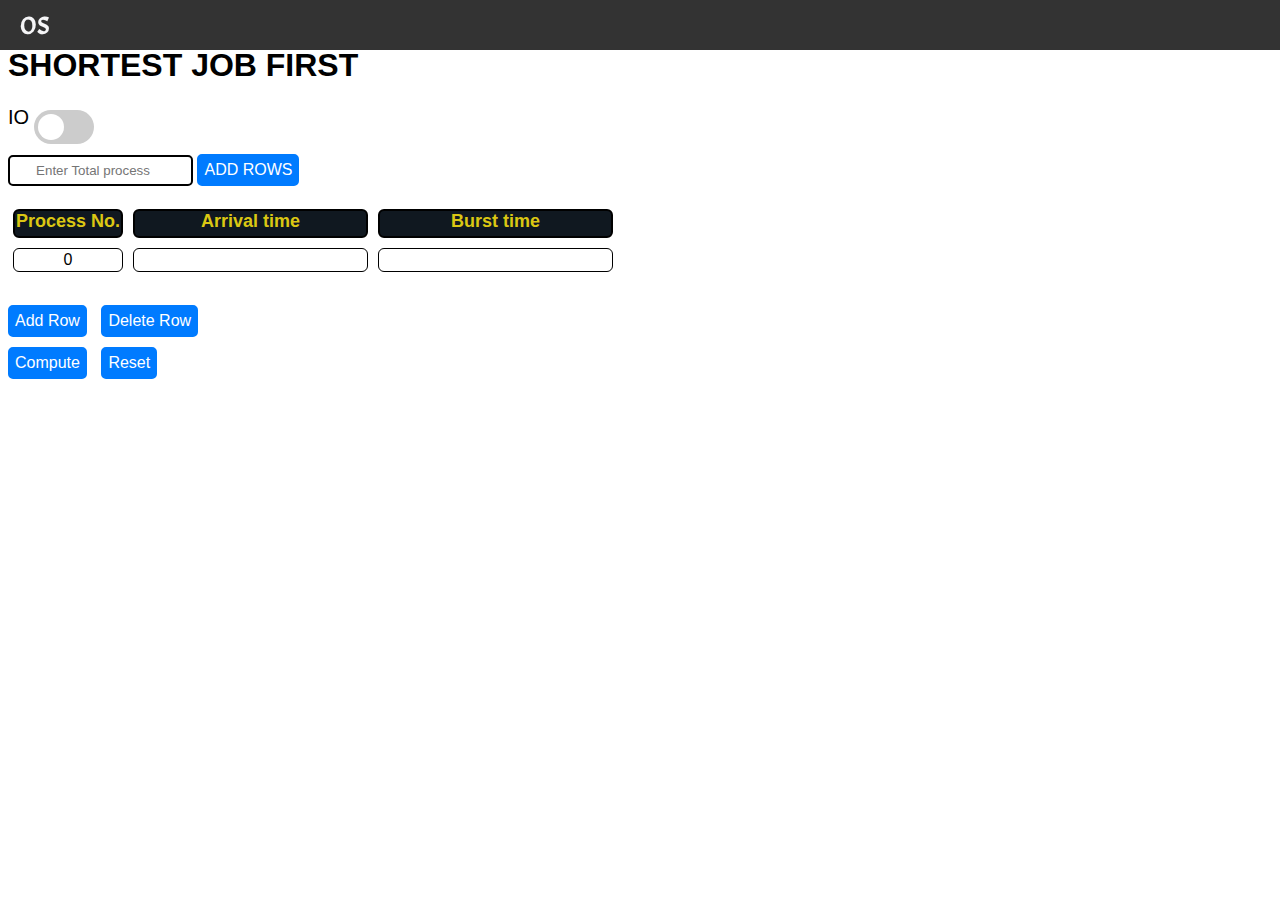
<file: SJF.html>
<!DOCTYPE html>
<html lang="en">

<head>
    <meta charset="UTF-8">
    <meta name="viewport" content="width=device-width, initial-scale=1.0">
    <title>Shortest Job First</title>
    <link rel="stylesheet" href="demo.css">
    <link rel="stylesheet" href="header.css">
    <link href="https://fonts.googleapis.com/css2?family=Acme&family=Lobster&display=swap" rel="stylesheet">
    
</head>

<body>
    <div class="header">
        <div class="left">
            <a href="index.html">OS</a>
        </div>
        <div class="mid">
            <a href="FCFS.html">FCFS</a>
            <a href="SJF.html">SJF</a>
            <a href="RR.html">RR</a>
            <a href="hrrn.html">HRRN</a>
            <a href="ljf.html">LJF</a>
            <a href="srtf.html">SRTF</a>
            <a href="lrtf.html">LRTF</a>
            <a href="pr.html">PRIORITY</a>

        </div>
        <div class="right">
            <a href="about_us.html">about us</a>
        </div>
    </div>
    <br>
    <h1>SHORTEST JOB FIRST</h1>
    <label style="font-size: 20px; width: 60px;height: 34px;">IO</label>
    <label class="switch">
        <input type="checkbox" id="check">
        <span class="slider round"></span>
      </label>
    <br>

    <input type="number" id="process" placeholder="Enter Total process">
    <button class="btn" id="add">ADD ROWS</button>
    <br><br>

    <div id="container">
        <div class="item">Process No.</div>
        <div class="item">Arrival time</div>
        <div class="item">Burst time</div>

        <div class="item ans" style="border: 2px solid black;">Completion Time</div>
        <div class="item ans" style="border: 2px solid black;">Turn Around Time</div>
        <div class="item ans" style="border: 2px solid black;">Waiting Time</div>

    </div>
    <div id="container_IO">
        <div class="item">Process No.</div>
        <div class="item">Total IO</div>
        <div class="item">Arrival time</div>
        <div class="item">Burst time</div>

        <div class="item ans" style="border: 2px solid black;">Completion Time</div>
        <div class="item ans" style="border: 2px solid black;">Turn Around Time</div>
        <div class="item ans" style="border: 2px solid black;">Waiting Time</div>
    </div>

    <div id="data">
        <label class="cen">0</label>
        <input type="number" class="cen">
        <input type="number" class="cen">
        <label class="ans"></label>
        <label class="ans"></label>
        <label class="ans"></label>
    </div>

    <div id="data_IO">
        <label class="cen">0</label>
        <input type="number" class="cen">
        <input type="number" class="cen">
        <div class="cen" style="overflow: auto;">
            <input type="number" class="cen_IO" placeholder="BT" style="width:60px;">
        </div>
        <label class="ans"></label>
        <label class="ans"></label>
        <label class="ans"></label>
    </div>
    <br>
    <button id="add_row" class="btn">Add Row</button>
    <button id="delete_row" class="btn">Delete Row</button>
    <br>
    <button id="compute" class="btn">Compute</button>
    <button id="reset" class="btn">Reset</button>

    <br><br>

    <!-- <button id="animate" class="btn">Animate</button> -->

    <div id="animateAll">
        <label class="start"></label>
        <div class="animation">
            <label class="process_animate">p0</label>
        </div>
    </div>

    <div class="avg">
        <span class="b">Average Turn Around Time </span>
        <label class="a" id="avg_tat"></label>
        <span class="b">Average Waiting Time </span>
        <label class="a" id="avg_wat"></label>
    </div>
    
</body>
<script src="jquery.js"></script>
<script type="module" src="sjf.js"></script>
</html>
</file>
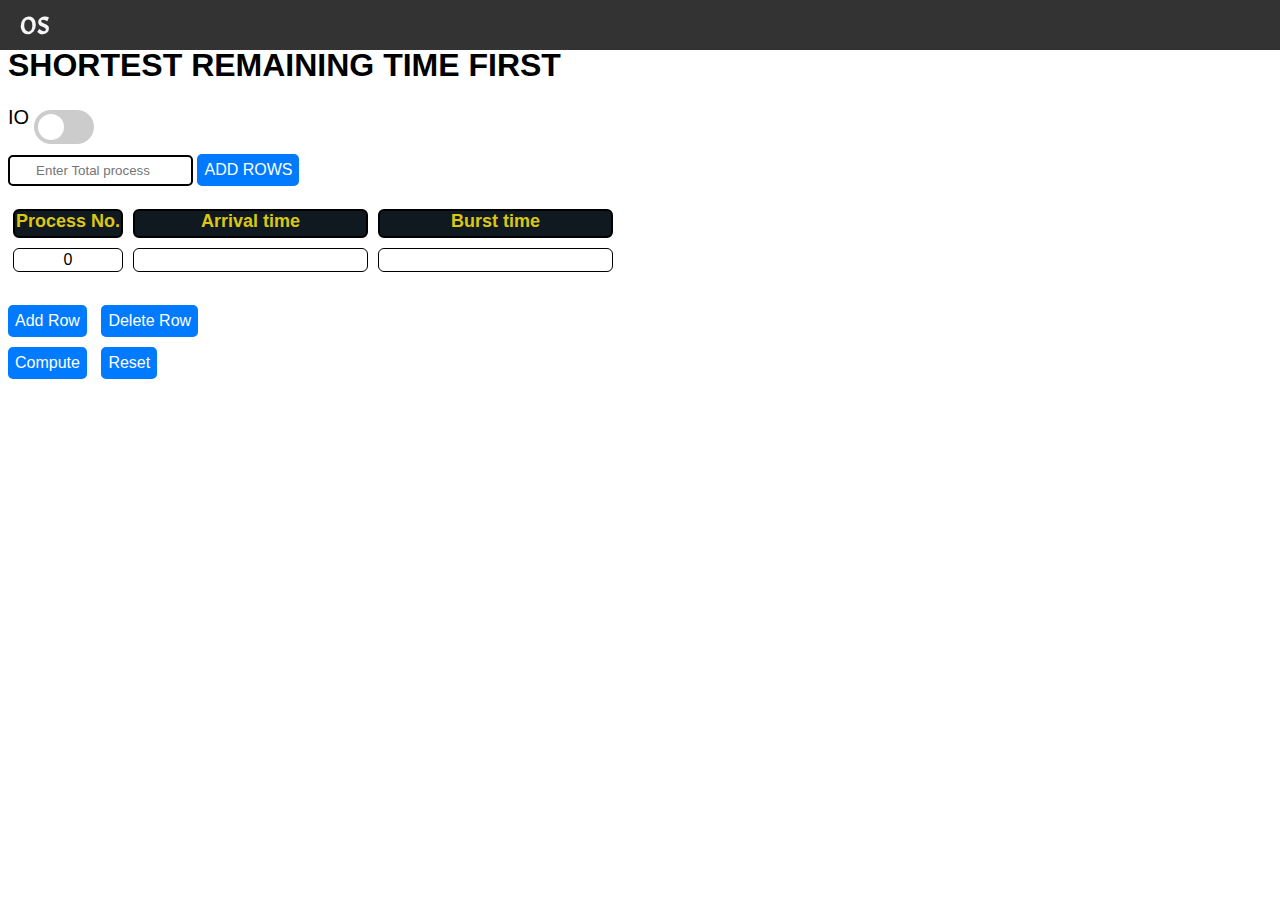
<file: srtf.html>
<!DOCTYPE html>
<html lang="en">

<head>
    <meta charset="UTF-8">
    <meta name="viewport" content="width=device-width, initial-scale=1.0">
    <title>Shortest Remaining Time First</title>
    <link rel="stylesheet" href="demo.css">
    <link rel="stylesheet" href="header.css">
    <link href="https://fonts.googleapis.com/css2?family=Acme&family=Lobster&display=swap" rel="stylesheet">
    
</head>

<body>
    <div class="header">
        <div class="left">
            <a href="index.html">OS</a>
        </div>
        <div class="mid">
            <a href="FCFS.html">FCFS</a>
            <a href="SJF.html">SJF</a>
            <a href="RR.html">RR</a>
            <a href="hrrn.html">HRRN</a>
            <a href="ljf.html">LJF</a>
            <a href="srtf.html">SRTF</a>
            <a href="lrtf.html">LRTF</a>
            <a href="pr.html">PRIORITY</a>

        </div>
        <div class="right">
            <a href="about_us.html">about us</a>
        </div>
    </div>
    <br>
    <h1>SHORTEST REMAINING TIME FIRST</h1>
    <label style="font-size: 20px; width: 60px;height: 34px;">IO</label>
    <label class="switch">
        <input type="checkbox" id="check">
        <span class="slider round"></span>
      </label>
    <br>

    <input type="number" id="process" placeholder="Enter Total process">
    <button class="btn" id="add">ADD ROWS</button>
    <br><br>

    <div id="container">
        <div class="item">Process No.</div>
        <div class="item">Arrival time</div>
        <div class="item">Burst time</div>

        <div class="item ans" style="border: 2px solid black;">Completion Time</div>
        <div class="item ans" style="border: 2px solid black;">Turn Around Time</div>
        <div class="item ans" style="border: 2px solid black;">Waiting Time</div>

    </div>
    <div id="container_IO">
        <div class="item">Process No.</div>
        <div class="item">Total IO</div>
        <div class="item">Arrival time</div>
        <div class="item">Burst time</div>

        <div class="item ans" style="border: 2px solid black;">Completion Time</div>
        <div class="item ans" style="border: 2px solid black;">Turn Around Time</div>
        <div class="item ans" style="border: 2px solid black;">Waiting Time</div>
    </div>

    <div id="data">
        <label class="cen">0</label>
        <input type="number" class="cen">
        <input type="number" class="cen">
        <label class="ans"></label>
        <label class="ans"></label>
        <label class="ans"></label>
    </div>

    <div id="data_IO">
        <label class="cen">0</label>
        <input type="number" class="cen">
        <input type="number" class="cen">
        <div class="cen" style="overflow: auto;">
            <input type="number" class="cen_IO" placeholder="BT" style="width:60px;">
        </div>
        <label class="ans"></label>
        <label class="ans"></label>
        <label class="ans"></label>
    </div>
    <br>
    <button id="add_row" class="btn">Add Row</button>
    <button id="delete_row" class="btn">Delete Row</button>
    <br>
    <button id="compute" class="btn">Compute</button>
    <button id="reset" class="btn">Reset</button>

    <br><br>

    <!-- <button id="animate" class="btn">Animate</button> -->

    <div id="animateAll">
        <label class="start"></label>
        <div class="animation">
            <label class="process_animate">p0</label>
        </div>
    </div>

    <div class="avg">
        <span class="b">Average Turn Around Time </span>
        <label class="a" id="avg_tat"></label>
        <span class="b">Average Waiting Time </span>
        <label class="a" id="avg_wat"></label>
    </div>
    
</body>
<script src="jquery.js"></script>
<script type="module" src="srtf.js"></script>
</html>
</file>
<file: header.css>
body{
    font-family: -apple-system, BlinkMacSystemFont, 'Segoe UI', Roboto, Oxygen, Ubuntu, Cantarell, 'Open Sans', 'Helvetica Neue', sans-serif;
}
.header{
    height: 50px;
    width: 100%;
    opacity: 1.0;
    overflow: hidden;
    display: flex;
    font-size: 17px;
    color: #f5f5f7;
    border: 0px solid red;
    background-color:rgba(0, 0, 0, 0.801);
    margin: -8px ;
    margin-top: -8px;
    flex-wrap: wrap;
    position: fixed;
    z-index: 99;
}
.left {
    font-family: 'Acme', sans-serif;
    font-size: 25px;
    margin: 10px 20px;
    height: 40px;
    color: #f5f5f7;
}
.left a{
    color: #f5f5f7;
    text-decoration: none;
}
.mid{
    margin: 15px 400px;
    justify-content:center ;
}
.mid a{
    margin: 0px 20px;
    text-decoration: none;
    color: #f5f5f7;
}

.right{
    margin: 15px -100px;
}
.right a{
    text-decoration: none;
    color: #f5f5f7;
}
</file>
<file: demo.css>
#container {
    display: grid;
    grid-template-columns: 120px 245px 245px 245px 245px 245px;
}

#animateAll {
    display: flex;
    /* flex-wrap: wrap; */
}
.item {
    margin: 5px;
    border: 2px solid black;
    text-align: center;
    font-size:18px;
    font-weight: 700;
    border-radius: 6px;
    background-color: #101820FF;
    border-color:black;
    color:rgb(219, 199, 19);
}

#data {
    display: grid;
    grid-template-columns: 120px 245px 245px 245px 245px 245px;
}

.cen {
    margin: 5px;
    padding: 2px;
    text-align: center;
    border: 1px solid;
    border-radius: 6px;
    display: inline-block;
}

.ans {
    margin: 5px;
    padding: 2px;
    text-align: center;
    visibility: hidden;
    border: 1px solid;
    border-radius: 6px;
}

.btn {
    padding: 5px;
    margin-top: 10px;
    margin-right: 10px;
    border-radius: 5px;
    border: 2px solid #007bff;
    cursor: pointer;
    color:white;
    background-color:#007bff;
    font-weight: 400;
    font-size: 1rem;
}

.btn:hover
{
    background-color:blue;
    border-radius: 10px;
}

.animation {
    width: 0px;
    height: 50px;
    visibility: hidden;
    text-align: center;
    
}
.start
{
    height: 50px;
    padding-top:40px;
}
#process
{
    text-align: center;
    border-radius: 5px;
    border: 2px solid;
    height: 25px;
}
#timeQ
{
    text-align: center;
    border-radius: 5px;
    border: 2px solid;
    height: 25px;
    width: 130px;
    margin: 10px;
}
.avg
{
    font-size: 19px;
    visibility: hidden; 
    padding: 10px;
}
.b
{
    margin-right:20px; 
    font-weight: 600;
}
.a
{
    text-align: center;
    display: inline-block;
    width: 100px;
    margin-right:20px;
    border: 1px solid rebeccapurple;
    border-radius: 5px;
}


/* WITH IO */

#container_IO {
    display: none;
    grid-template-columns: 120px 100px 200px 300px 200px 200px 200px;
}

#data_IO {
    display: none;
    grid-template-columns: 120px 100px 200px 300px 200px 200px 200px;
}
.cen_IO
{
    margin: 3px;
    text-align: center;
    border: 1px solid;
    border-radius: 6px;
    display: inline-block;
}


/* slider */
.switch {
    position: relative;
    display: inline-block;
    width: 60px;
    height: 34px;
  }
  
  .switch input { 
    opacity: 0;
    width: 0;
    height: 0;
  }
  
  .slider {
    position: absolute;
    cursor: pointer;
    top: 0;
    left: 0;
    right: 0;
    bottom: 0;
    background-color: #ccc;
    -webkit-transition: .4s;
    transition: .4s;
  }
  
  .slider:before {
    position: absolute;
    content: "";
    height: 26px;
    width: 26px;
    left: 4px;
    bottom: 4px;
    background-color: white;
    -webkit-transition: .4s;
    transition: .4s;
  }
  
  input:checked + .slider {
    background-color: #2196F3;
  }
  
  input:focus + .slider {
    box-shadow: 0 0 1px #2196F3;
  }
  
  input:checked + .slider:before {
    -webkit-transform: translateX(26px);
    -ms-transform: translateX(26px);
    transform: translateX(26px);
  }
  
  /* Rounded sliders */
  .slider.round {
    border-radius: 34px;
  }
  
  .slider.round:before {
    border-radius: 50%;
  }
</file>
